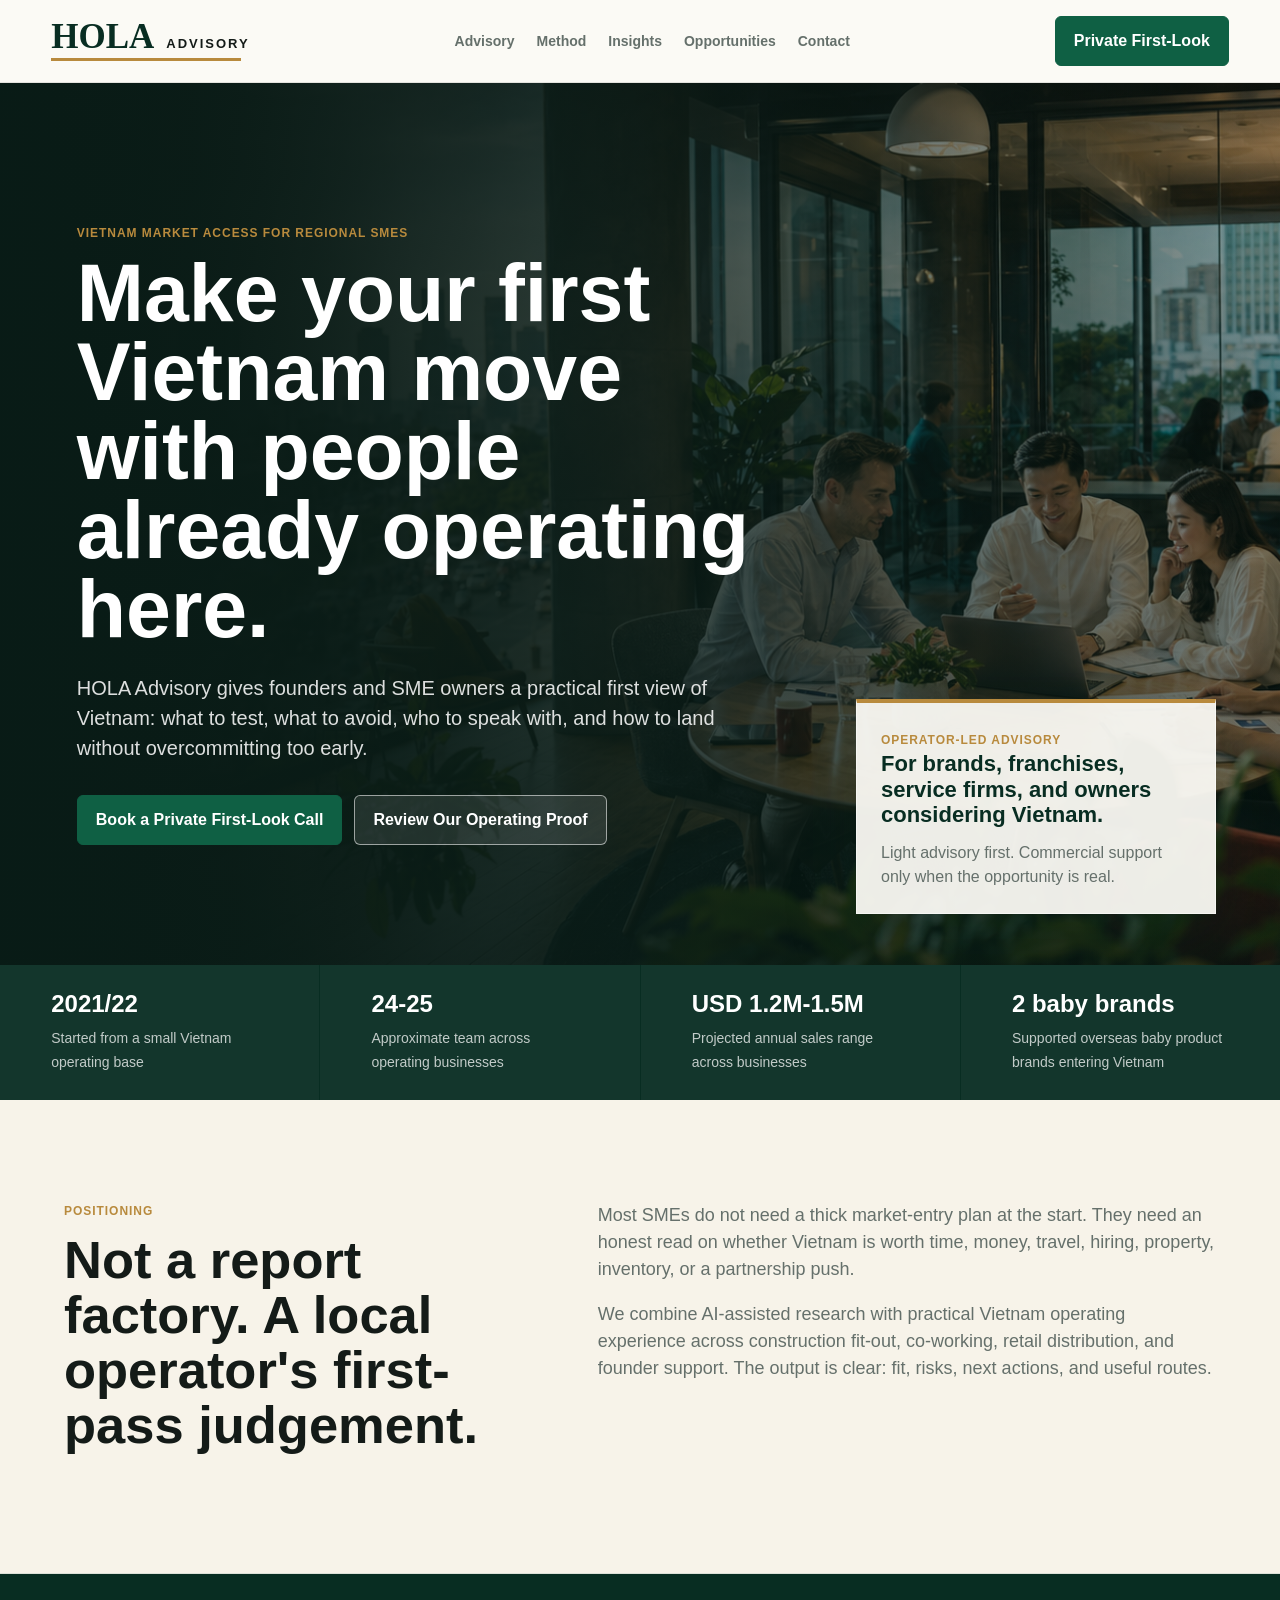
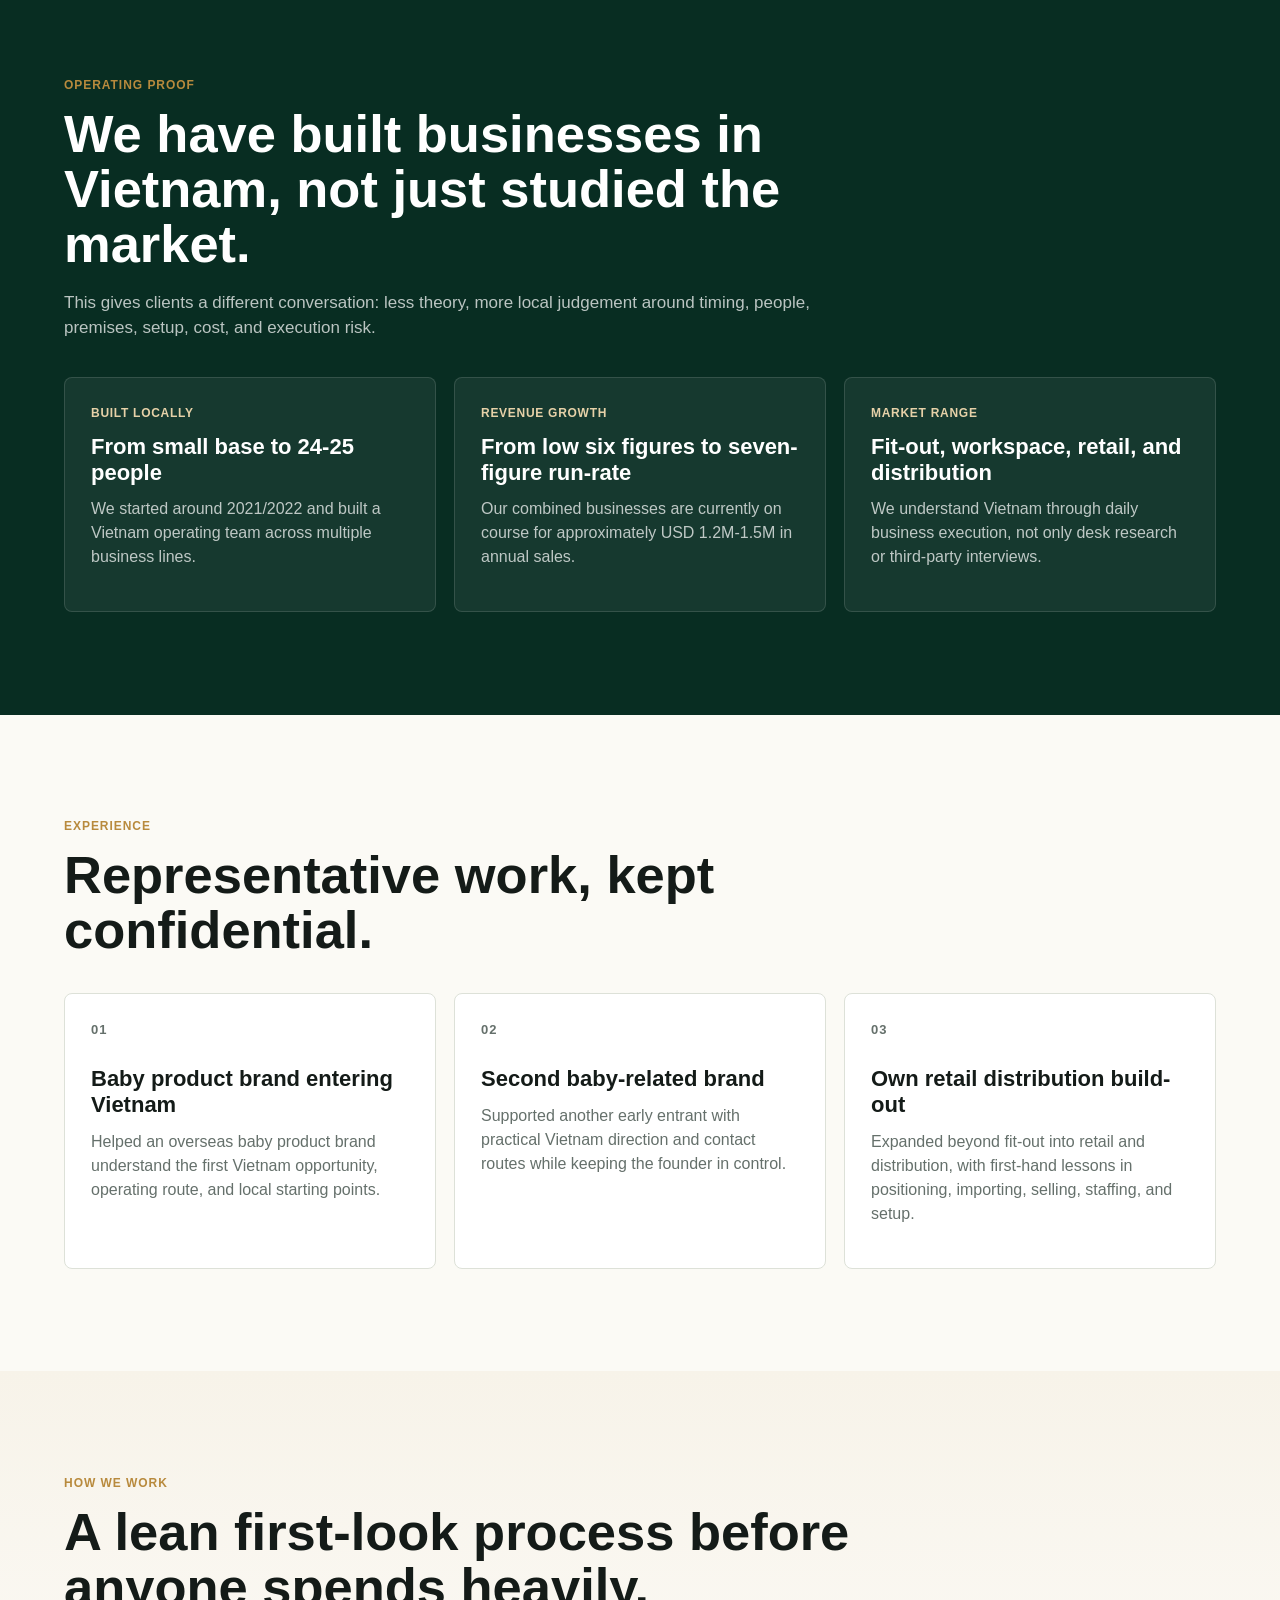
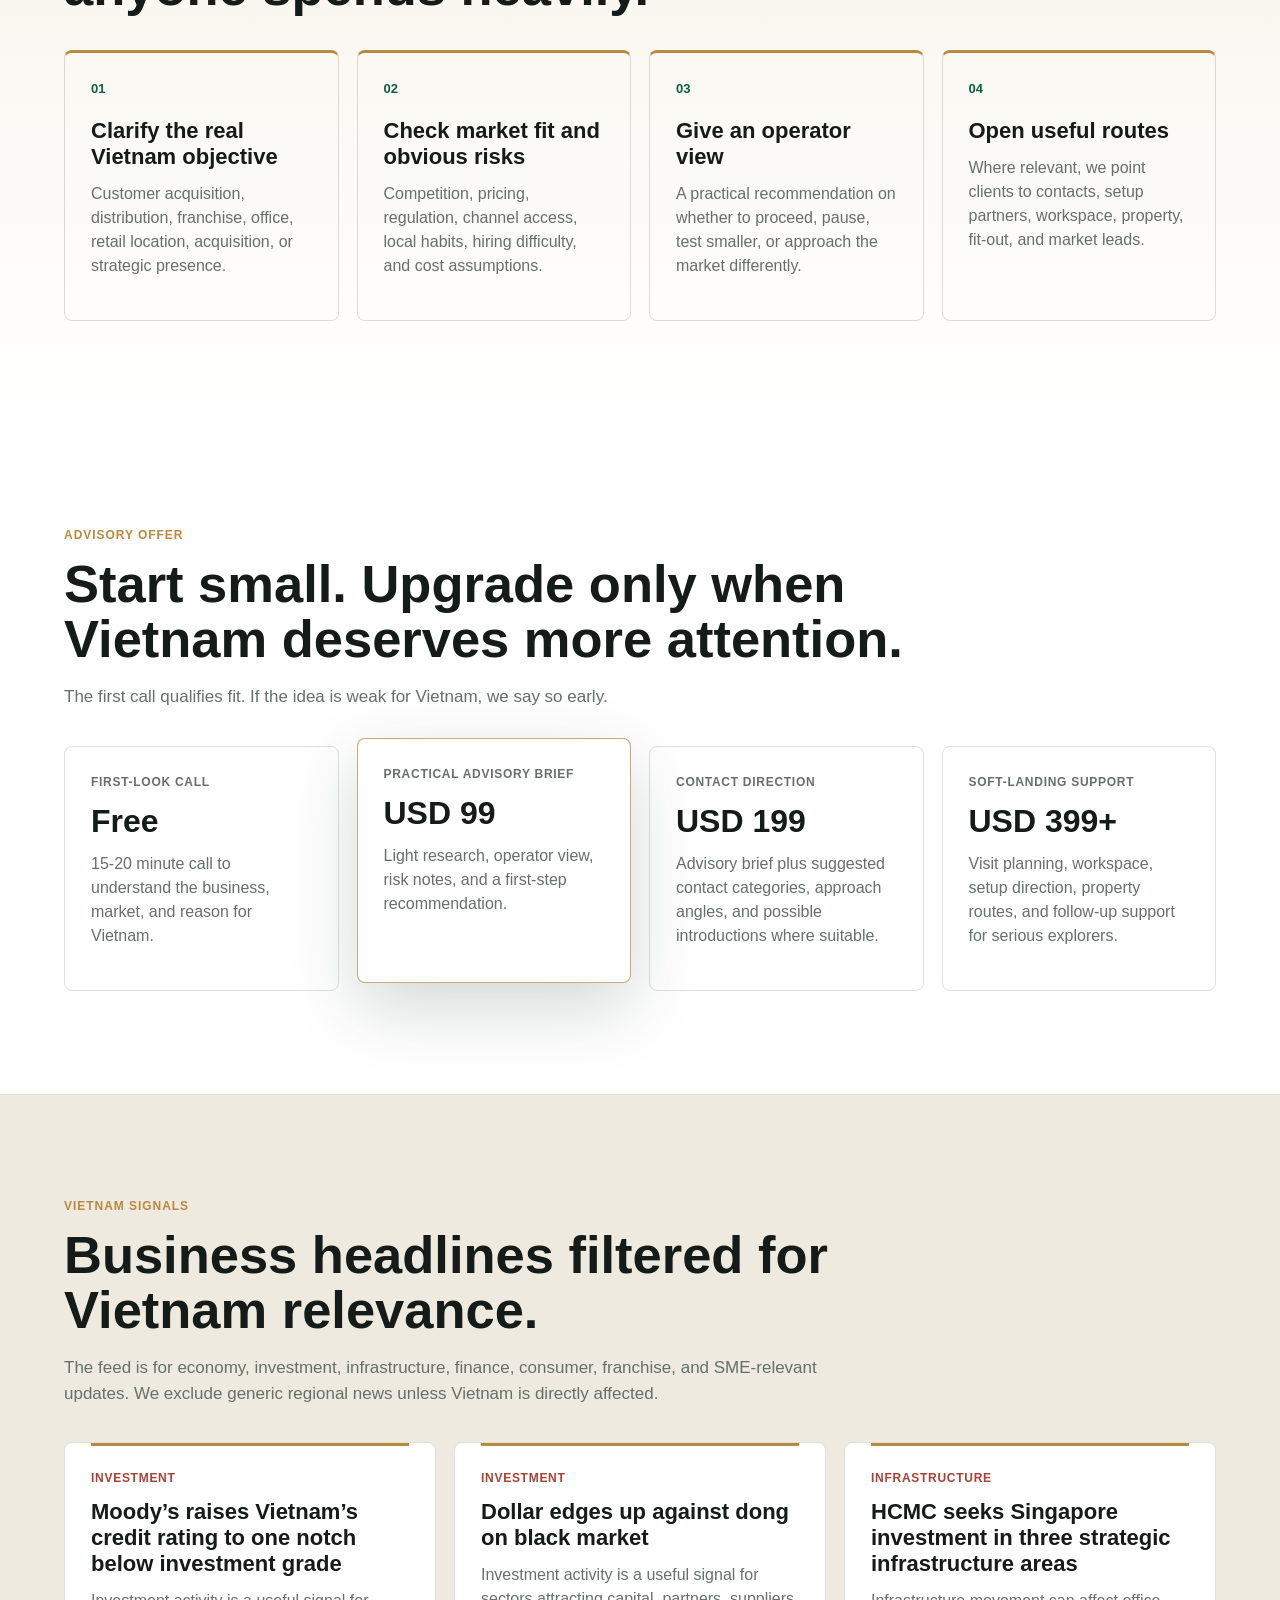
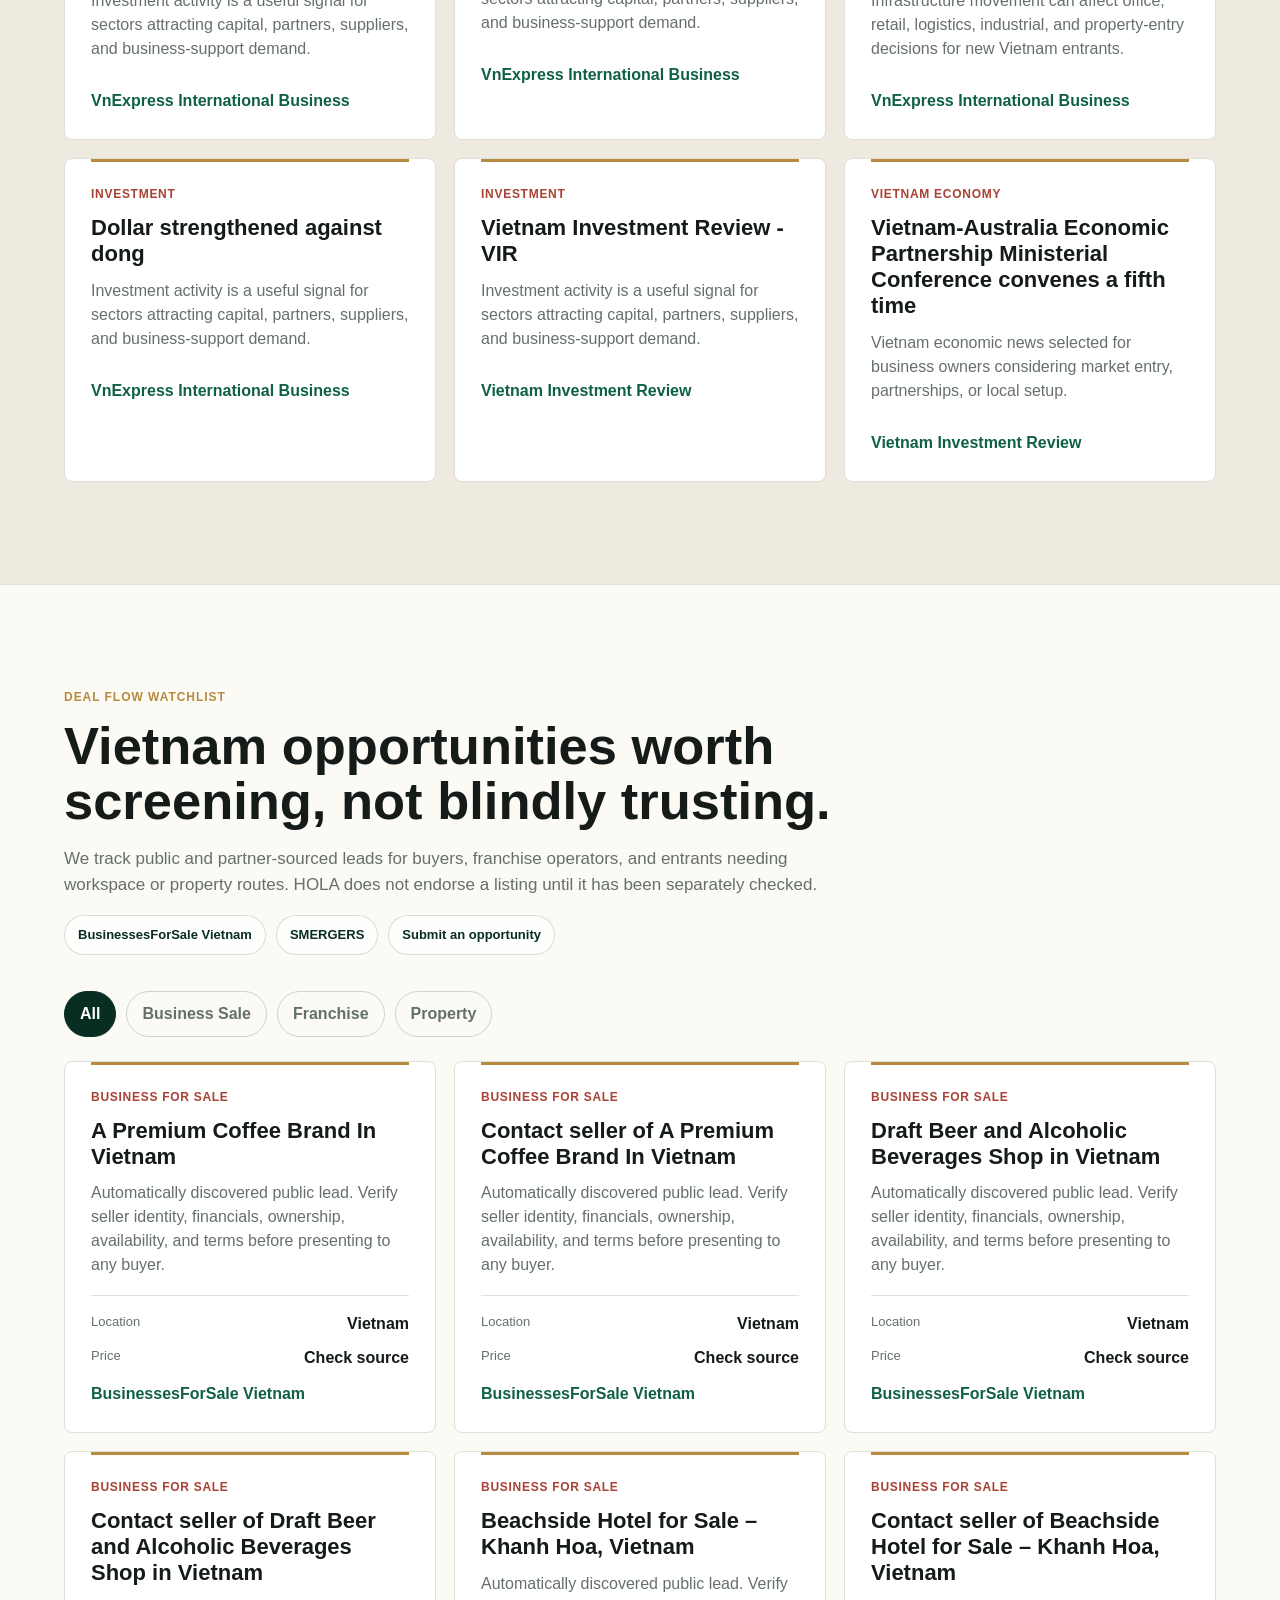
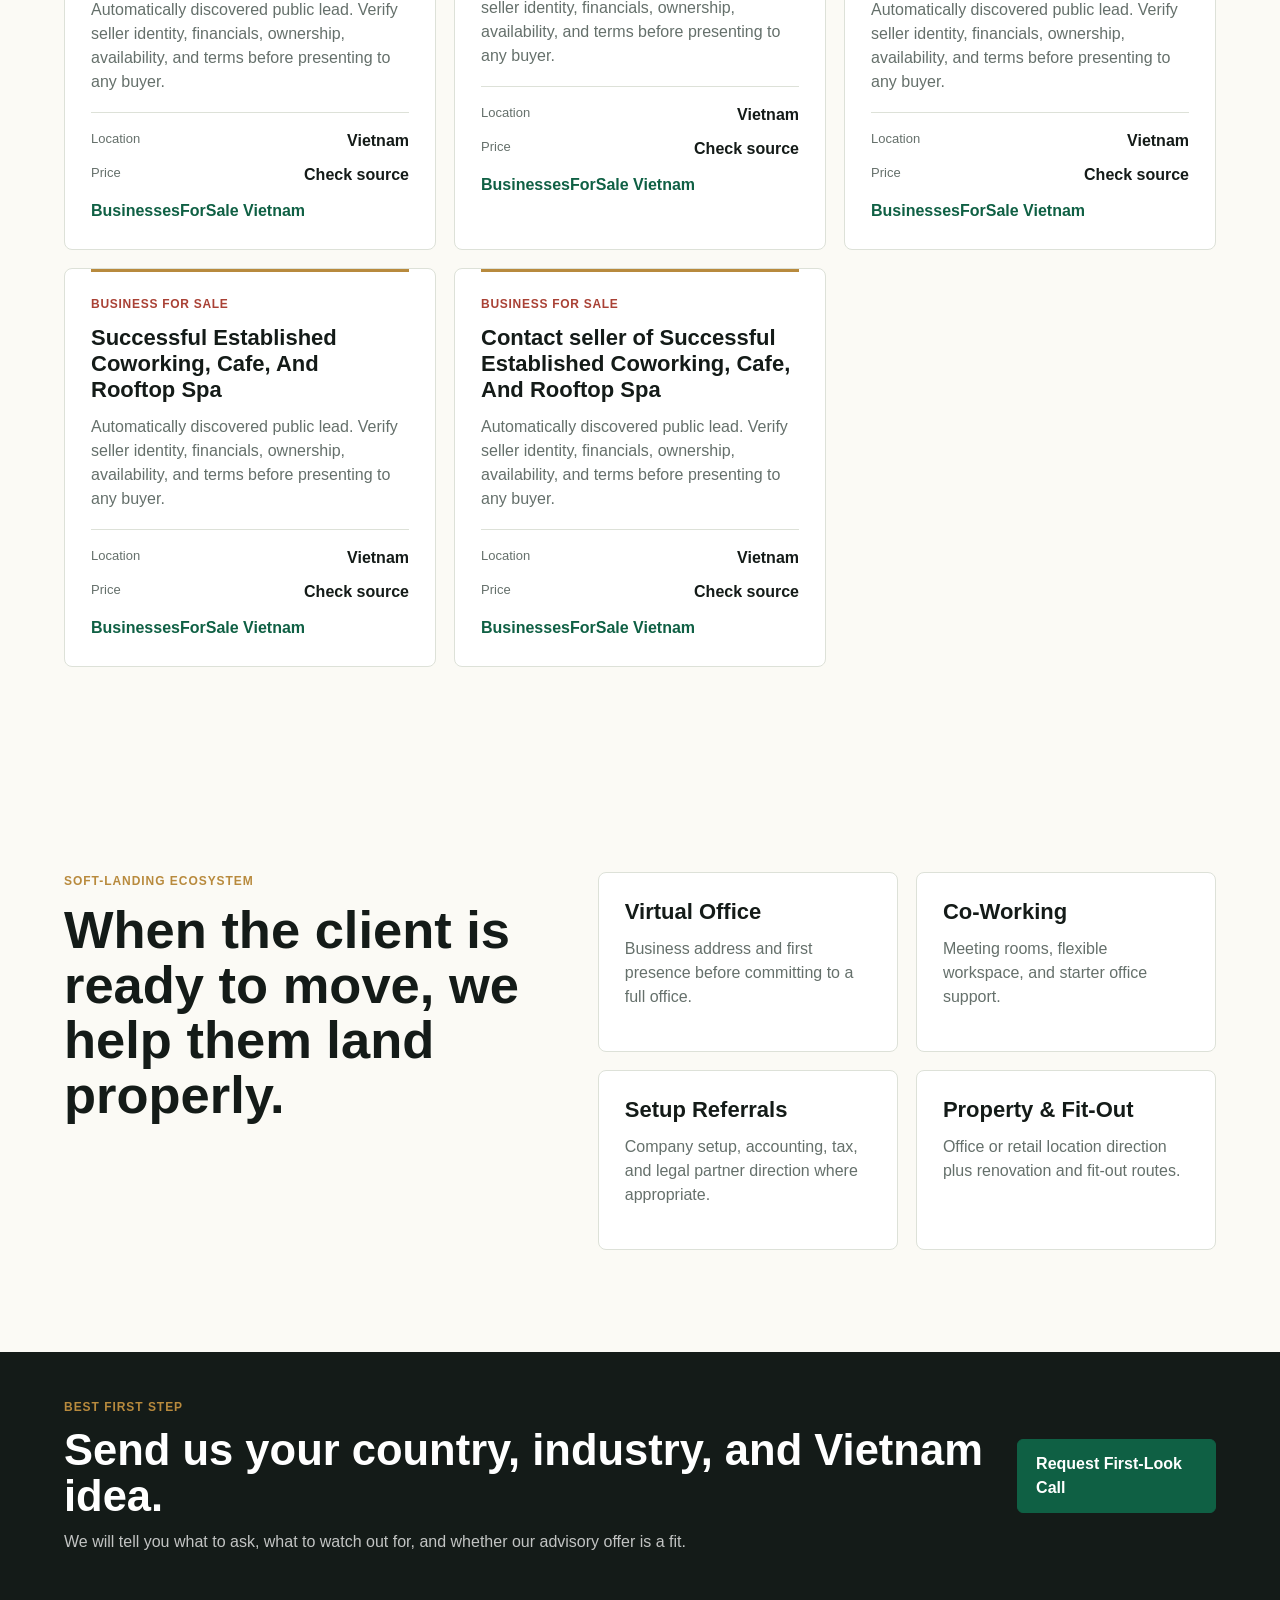
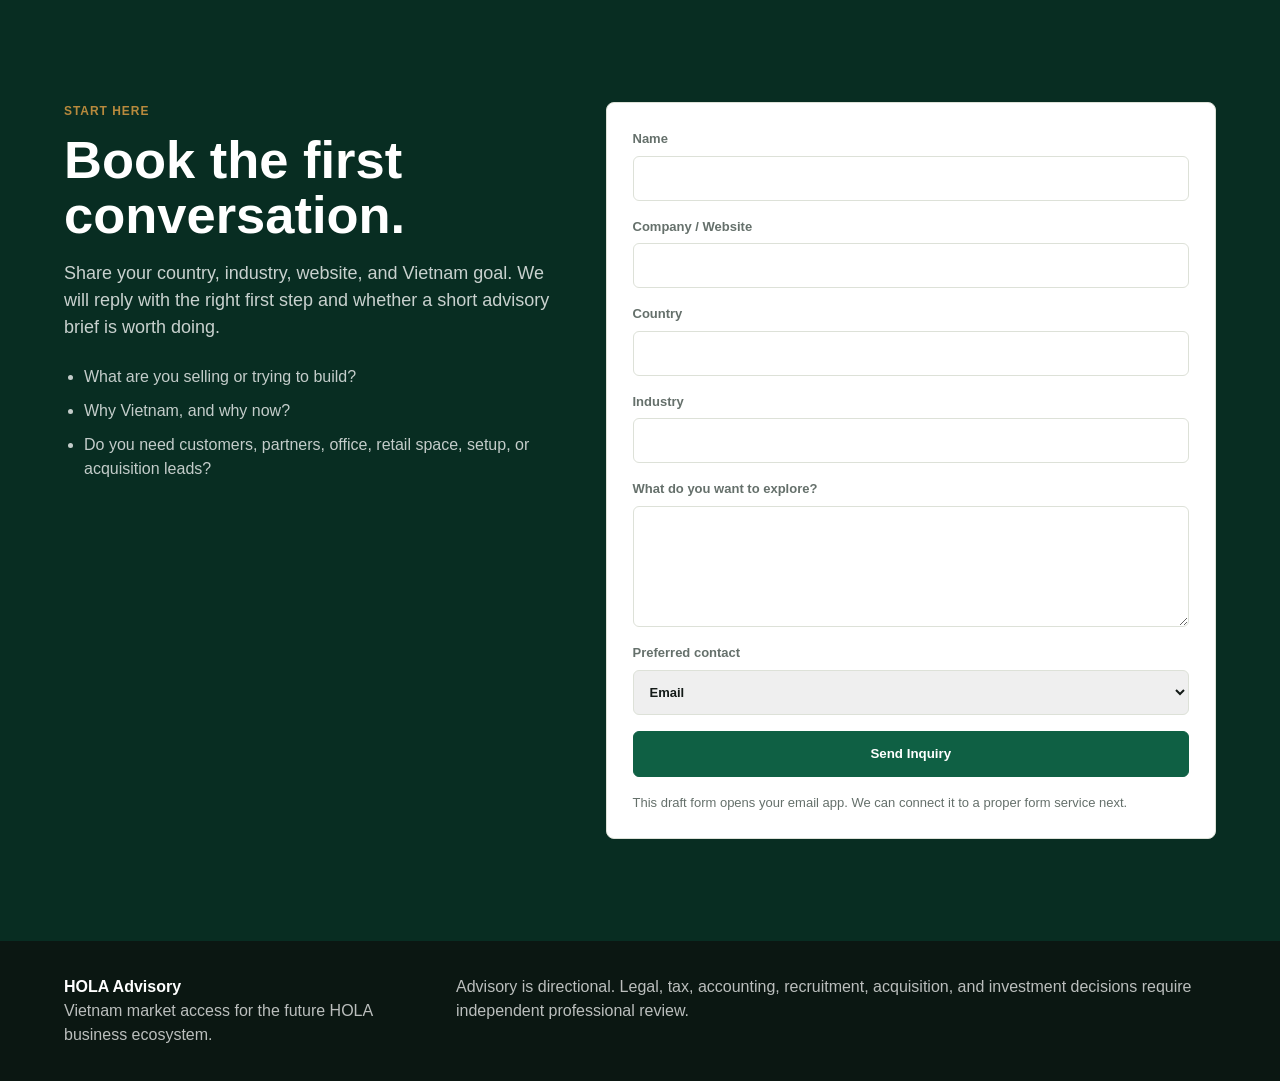
<file: index.html>
<!doctype html>
<html lang="en">
  <head>
    <!-- Google tag (gtag.js) -->
    <script async src="https://www.googletagmanager.com/gtag/js?id=G-RS0XVFQR84"></script>
    <script>
      window.dataLayer = window.dataLayer || [];
      function gtag(){dataLayer.push(arguments);}
      gtag('js', new Date());
      gtag('config', 'G-RS0XVFQR84');
    </script>
    <meta charset="utf-8" />
    <meta name="viewport" content="width=device-width, initial-scale=1" />
    <title>HOLA Advisory | Vietnam Market Access</title>
    <meta name="description" content="HOLA Advisory helps Singapore, Malaysia, Thailand, Philippines, and overseas SMEs explore Vietnam through operator-led market advisory, introductions, workspace, property, fit-out, and acquisition routes." />
    <link rel="stylesheet" href="styles.css" />
  </head>
  <body>
    <header class="site-header">
      <a class="brand" href="index.html" aria-label="HOLA Advisory home">
        <span class="brand-wordmark">
          <strong>HOLA</strong>
          <span>ADVISORY</span>
        </span>
      </a>
      <nav class="nav" aria-label="Primary navigation">
        <a href="#advisory">Advisory</a>
        <a href="#method">Method</a>
        <a href="#insights">Insights</a>
        <a href="#opportunities">Opportunities</a>
        <a href="#contact">Contact</a>
      </nav>
      <a class="header-cta" href="vietnam-first-look/">Private First-Look</a>
    </header>

    <main id="home">
      <section class="hero premium-hero">
        <img class="hero-image" src="assets/hero-vietnam-soft-landing.png" alt="Business owners discussing Vietnam expansion in a modern workspace" />
        <div class="hero-overlay"></div>
        <div class="hero-content">
          <p class="eyebrow">Vietnam market access for regional SMEs</p>
          <h1>Make your first Vietnam move with people already operating here.</h1>
          <p class="hero-copy">HOLA Advisory gives founders and SME owners a practical first view of Vietnam: what to test, what to avoid, who to speak with, and how to land without overcommitting too early.</p>
          <div class="hero-actions">
            <a class="button primary" href="vietnam-first-look/">Book a Private First-Look Call</a>
            <a class="button secondary" href="#track-record">Review Our Operating Proof</a>
          </div>
        </div>
        <aside class="hero-brief" aria-label="HOLA Advisory profile">
          <span>Operator-led advisory</span>
          <strong>For brands, franchises, service firms, and owners considering Vietnam.</strong>
          <p>Light advisory first. Commercial support only when the opportunity is real.</p>
        </aside>
      </section>

      <section class="proof-strip">
        <div><strong>2021/22</strong><span>Started from a small Vietnam operating base</span></div>
        <div><strong>24-25</strong><span>Approximate team across operating businesses</span></div>
        <div><strong>USD 1.2M-1.5M</strong><span>Projected annual sales range across businesses</span></div>
        <div><strong>2 baby brands</strong><span>Supported overseas baby product brands entering Vietnam</span></div>
      </section>

      <section class="section intro-panel">
        <div>
          <p class="eyebrow">Positioning</p>
          <h2>Not a report factory. A local operator's first-pass judgement.</h2>
        </div>
        <div class="text-block">
          <p>Most SMEs do not need a thick market-entry plan at the start. They need an honest read on whether Vietnam is worth time, money, travel, hiring, property, inventory, or a partnership push.</p>
          <p>We combine AI-assisted research with practical Vietnam operating experience across construction fit-out, co-working, retail distribution, and founder support. The output is clear: fit, risks, next actions, and useful routes.</p>
        </div>
      </section>

      <section class="section dark-section" id="track-record">
        <div class="section-heading">
          <p class="eyebrow">Operating Proof</p>
          <h2>We have built businesses in Vietnam, not just studied the market.</h2>
          <p class="section-note">This gives clients a different conversation: less theory, more local judgement around timing, people, premises, setup, cost, and execution risk.</p>
        </div>
        <div class="credibility-grid">
          <article>
            <span>Built Locally</span>
            <h3>From small base to 24-25 people</h3>
            <p>We started around 2021/2022 and built a Vietnam operating team across multiple business lines.</p>
          </article>
          <article>
            <span>Revenue Growth</span>
            <h3>From low six figures to seven-figure run-rate</h3>
            <p>Our combined businesses are currently on course for approximately USD 1.2M-1.5M in annual sales.</p>
          </article>
          <article>
            <span>Market Range</span>
            <h3>Fit-out, workspace, retail, and distribution</h3>
            <p>We understand Vietnam through daily business execution, not only desk research or third-party interviews.</p>
          </article>
        </div>
      </section>

      <section class="section case-section">
        <div class="section-heading">
          <p class="eyebrow">Experience</p>
          <h2>Representative work, kept confidential.</h2>
        </div>
        <div class="case-grid">
          <article>
            <p class="case-number">01</p>
            <h3>Baby product brand entering Vietnam</h3>
            <p>Helped an overseas baby product brand understand the first Vietnam opportunity, operating route, and local starting points.</p>
          </article>
          <article>
            <p class="case-number">02</p>
            <h3>Second baby-related brand</h3>
            <p>Supported another early entrant with practical Vietnam direction and contact routes while keeping the founder in control.</p>
          </article>
          <article>
            <p class="case-number">03</p>
            <h3>Own retail distribution build-out</h3>
            <p>Expanded beyond fit-out into retail and distribution, with first-hand lessons in positioning, importing, selling, staffing, and setup.</p>
          </article>
        </div>
      </section>

      <section class="section method-section" id="method">
        <div class="section-heading">
          <p class="eyebrow">How We Work</p>
          <h2>A lean first-look process before anyone spends heavily.</h2>
        </div>
        <div class="method-grid">
          <article><span>01</span><h3>Clarify the real Vietnam objective</h3><p>Customer acquisition, distribution, franchise, office, retail location, acquisition, or strategic presence.</p></article>
          <article><span>02</span><h3>Check market fit and obvious risks</h3><p>Competition, pricing, regulation, channel access, local habits, hiring difficulty, and cost assumptions.</p></article>
          <article><span>03</span><h3>Give an operator view</h3><p>A practical recommendation on whether to proceed, pause, test smaller, or approach the market differently.</p></article>
          <article><span>04</span><h3>Open useful routes</h3><p>Where relevant, we point clients to contacts, setup partners, workspace, property, fit-out, and market leads.</p></article>
        </div>
      </section>

      <section class="section advisory-section" id="advisory">
        <div class="section-heading">
          <p class="eyebrow">Advisory Offer</p>
          <h2>Start small. Upgrade only when Vietnam deserves more attention.</h2>
          <p class="section-note">The first call qualifies fit. If the idea is weak for Vietnam, we say so early.</p>
        </div>
        <div class="pricing-grid">
          <article class="price-card"><p class="price-label">First-Look Call</p><h3>Free</h3><p>15-20 minute call to understand the business, market, and reason for Vietnam.</p></article>
          <article class="price-card featured"><p class="price-label">Practical Advisory Brief</p><h3>USD 99</h3><p>Light research, operator view, risk notes, and a first-step recommendation.</p></article>
          <article class="price-card"><p class="price-label">Contact Direction</p><h3>USD 199</h3><p>Advisory brief plus suggested contact categories, approach angles, and possible introductions where suitable.</p></article>
          <article class="price-card"><p class="price-label">Soft-Landing Support</p><h3>USD 399+</h3><p>Visit planning, workspace, setup direction, property routes, and follow-up support for serious explorers.</p></article>
        </div>
      </section>

      <section class="section band" id="insights">
        <div class="section-heading">
          <p class="eyebrow">Vietnam Signals</p>
          <h2>Business headlines filtered for Vietnam relevance.</h2>
          <p class="section-note">The feed is for economy, investment, infrastructure, finance, consumer, franchise, and SME-relevant updates. We exclude generic regional news unless Vietnam is directly affected.</p>
        </div>
        <div class="insight-grid" id="insight-grid">
          <article><span>Loading</span><h3>Fetching latest Vietnam business signals</h3><p>The feed will show economy, infrastructure, property, investment, franchise, and SME-relevant updates.</p></article>
        </div>
      </section>

      <section class="section opportunity-section" id="opportunities">
        <div class="section-heading">
          <p class="eyebrow">Deal Flow Watchlist</p>
          <h2>Vietnam opportunities worth screening, not blindly trusting.</h2>
          <p class="section-note">We track public and partner-sourced leads for buyers, franchise operators, and entrants needing workspace or property routes. HOLA does not endorse a listing until it has been separately checked.</p>
          <div class="source-row">
            <a href="https://www.businessesforsale.com/search/businesses-for-sale-in-vietnam" target="_blank" rel="noopener">BusinessesForSale Vietnam</a>
            <a href="https://www.smergers.com/" target="_blank" rel="noopener">SMERGERS</a>
            <a href="#contact">Submit an opportunity</a>
          </div>
        </div>
        <div class="opportunity-tabs">
          <button class="tab active" data-filter="all" type="button">All</button>
          <button class="tab" data-filter="sale" type="button">Business Sale</button>
          <button class="tab" data-filter="franchise" type="button">Franchise</button>
          <button class="tab" data-filter="property" type="button">Property</button>
        </div>
        <div class="listing-grid" id="listing-grid">
          <article class="listing-card" data-type="sale"><span>Loading</span><h3>Fetching opportunity leads</h3><p>Business sale, franchise, and property leads will appear here after the feed loads.</p></article>
        </div>
      </section>

      <section class="section split" id="workspace">
        <div>
          <p class="eyebrow">Soft-Landing Ecosystem</p>
          <h2>When the client is ready to move, we help them land properly.</h2>
        </div>
        <div class="service-grid">
          <article><h3>Virtual Office</h3><p>Business address and first presence before committing to a full office.</p></article>
          <article><h3>Co-Working</h3><p>Meeting rooms, flexible workspace, and starter office support.</p></article>
          <article><h3>Setup Referrals</h3><p>Company setup, accounting, tax, and legal partner direction where appropriate.</p></article>
          <article><h3>Property & Fit-Out</h3><p>Office or retail location direction plus renovation and fit-out routes.</p></article>
        </div>
      </section>

      <section class="cta-band">
        <div>
          <p class="eyebrow">Best First Step</p>
          <h2>Send us your country, industry, and Vietnam idea.</h2>
          <p>We will tell you what to ask, what to watch out for, and whether our advisory offer is a fit.</p>
        </div>
        <a class="button primary" href="vietnam-first-look/">Request First-Look Call</a>
      </section>

      <section class="section contact-section" id="contact">
        <div class="contact-copy">
          <p class="eyebrow">Start Here</p>
          <h2>Book the first conversation.</h2>
          <p>Share your country, industry, website, and Vietnam goal. We will reply with the right first step and whether a short advisory brief is worth doing.</p>
          <ul class="contact-prompts">
            <li>What are you selling or trying to build?</li>
            <li>Why Vietnam, and why now?</li>
            <li>Do you need customers, partners, office, retail space, setup, or acquisition leads?</li>
          </ul>
        </div>
        <form class="contact-form" action="mailto:hello@holaadvisory.com" method="post" enctype="text/plain">
          <label>Name<input name="name" type="text" required /></label>
          <label>Company / Website<input name="company" type="text" required /></label>
          <label>Country<input name="country" type="text" required /></label>
          <label>Industry<input name="industry" type="text" required /></label>
          <label>What do you want to explore?<textarea name="goal" rows="5" required></textarea></label>
          <label>Preferred contact<select name="preferred_contact"><option>Email</option><option>WhatsApp</option><option>LinkedIn</option><option>Zalo</option></select></label>
          <button class="button primary" type="submit">Send Inquiry</button>
          <p class="form-note">This draft form opens your email app. We can connect it to a proper form service next.</p>
        </form>
      </section>
    </main>

    <footer class="site-footer">
      <div><strong>HOLA Advisory</strong><p>Vietnam market access for the future HOLA business ecosystem.</p></div>
      <p>Advisory is directional. Legal, tax, accounting, recruitment, acquisition, and investment decisions require independent professional review.</p>
    </footer>

    <script src="script.js"></script>
  </body>
</html>
</file>
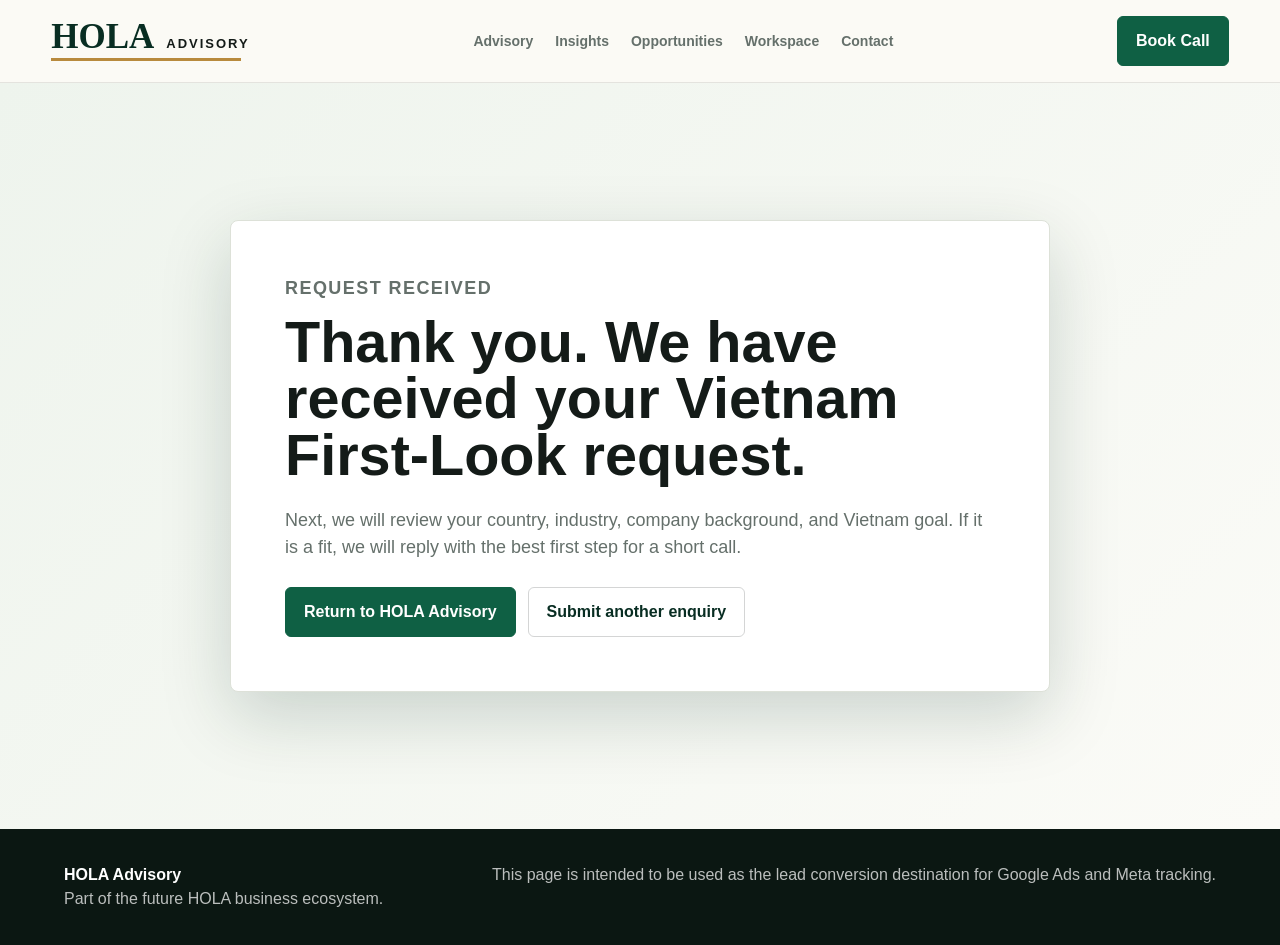
<file: thank-you/index.html>
<!doctype html>
<html lang="en">
  <head>
    <!-- Google tag (gtag.js) -->
    <script async src="https://www.googletagmanager.com/gtag/js?id=G-RS0XVFQR84"></script>
    <script>
      window.dataLayer = window.dataLayer || [];
      function gtag(){dataLayer.push(arguments);}
      gtag('js', new Date());
      gtag('config', 'G-RS0XVFQR84');
      gtag('event', 'generate_lead', {
        event_category: 'lead',
        event_label: 'vietnam_first_look'
      });
    </script>
    <meta charset="utf-8" />
    <meta name="viewport" content="width=device-width, initial-scale=1" />
    <title>Thank You | HOLA Advisory</title>
    <meta name="description" content="Thank you for requesting a Vietnam First-Look Call with HOLA Advisory." />
    <link rel="stylesheet" href="../styles.css" />
  </head>
  <body>
    <header class="site-header">
      <a class="brand" href="../index.html" aria-label="HOLA Advisory home">
        <span class="brand-wordmark">
          <strong>HOLA</strong>
          <span>ADVISORY</span>
        </span>
      </a>
      <nav class="nav" aria-label="Primary navigation">
        <a href="../index.html#advisory">Advisory</a>
        <a href="../index.html#insights">Insights</a>
        <a href="../index.html#opportunities">Opportunities</a>
        <a href="../index.html#workspace">Workspace</a>
        <a href="../index.html#contact">Contact</a>
      </nav>
      <a class="header-cta" href="../vietnam-first-look/">Book Call</a>
    </header>

    <main>
      <section class="thank-you-section">
        <div class="thank-you-card">
          <p class="eyebrow">Request Received</p>
          <h1>Thank you. We have received your Vietnam First-Look request.</h1>
          <p>Next, we will review your country, industry, company background, and Vietnam goal. If it is a fit, we will reply with the best first step for a short call.</p>
          <div class="thank-you-actions">
            <a class="button primary" href="../index.html">Return to HOLA Advisory</a>
            <a class="button outline" href="../vietnam-first-look/">Submit another enquiry</a>
          </div>
        </div>
      </section>
    </main>

    <footer class="site-footer">
      <div><strong>HOLA Advisory</strong><p>Part of the future HOLA business ecosystem.</p></div>
      <p>This page is intended to be used as the lead conversion destination for Google Ads and Meta tracking.</p>
    </footer>
  </body>
</html>
</file>
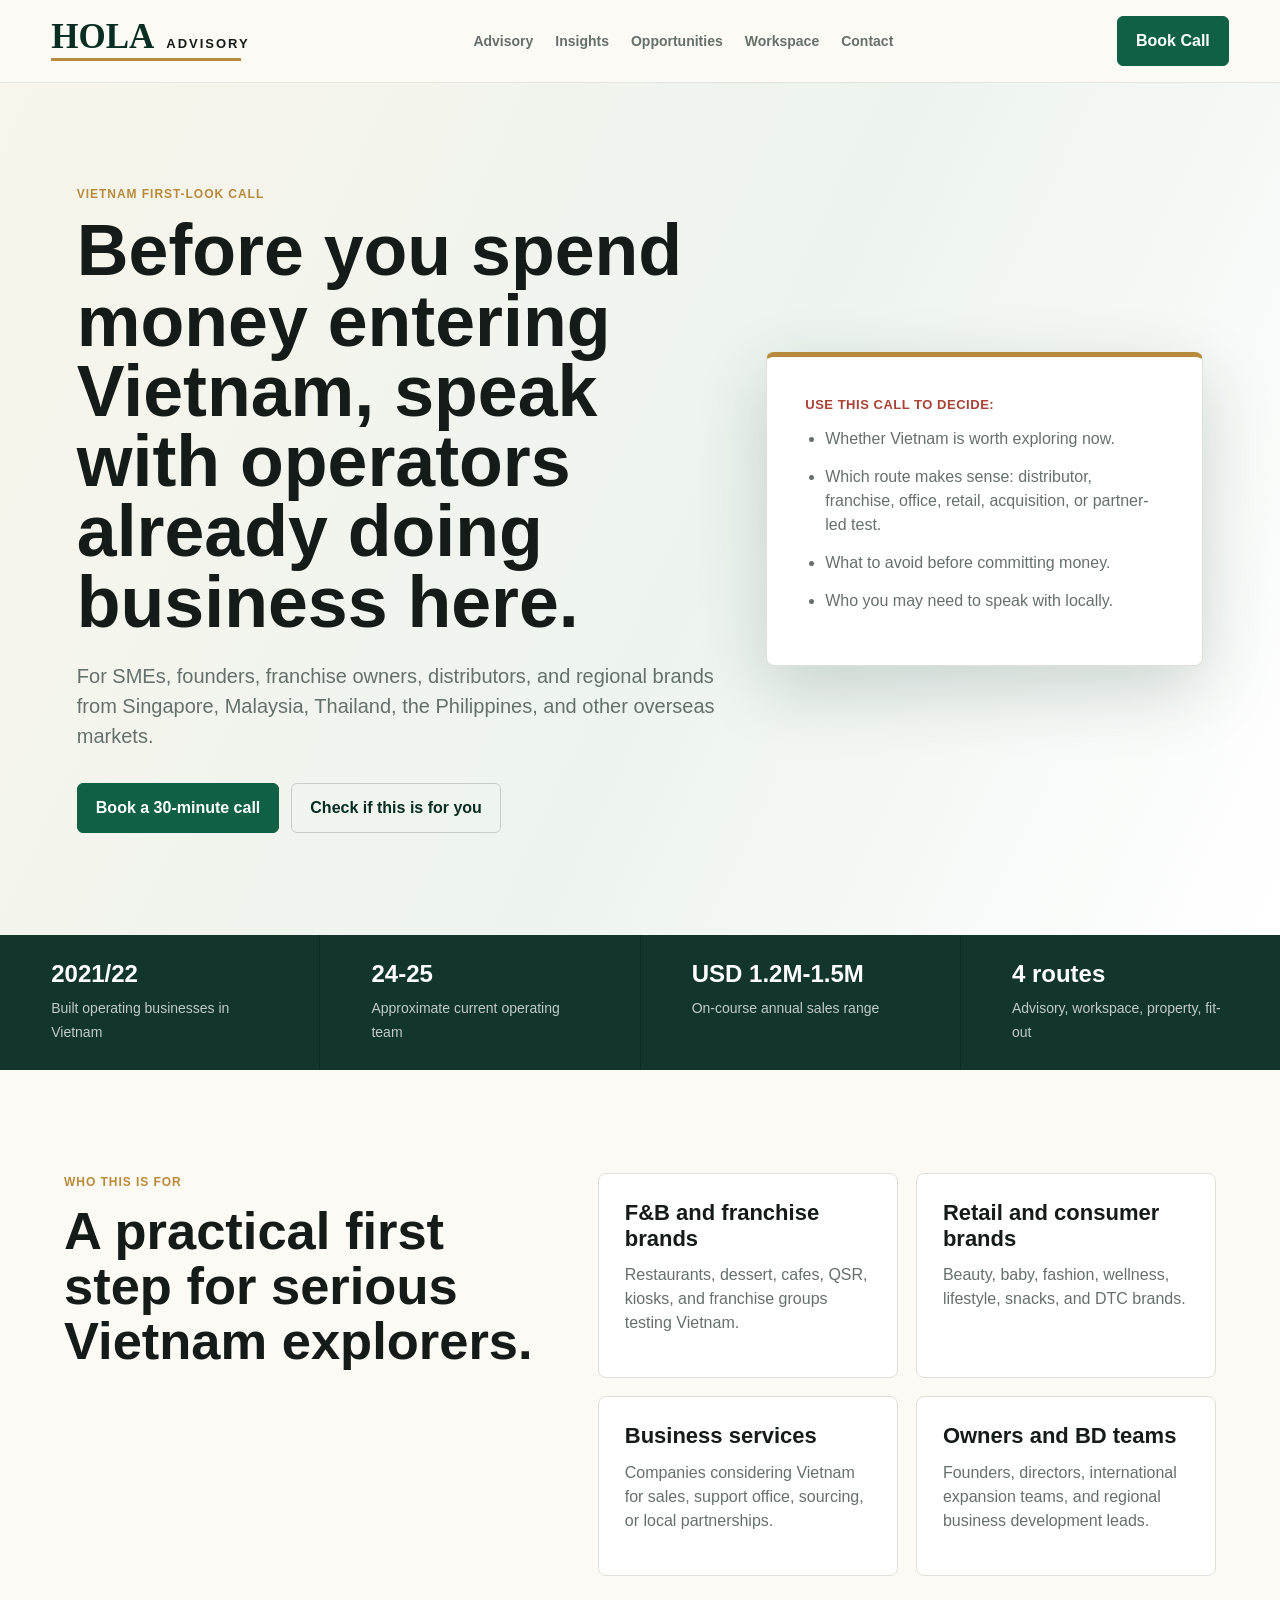
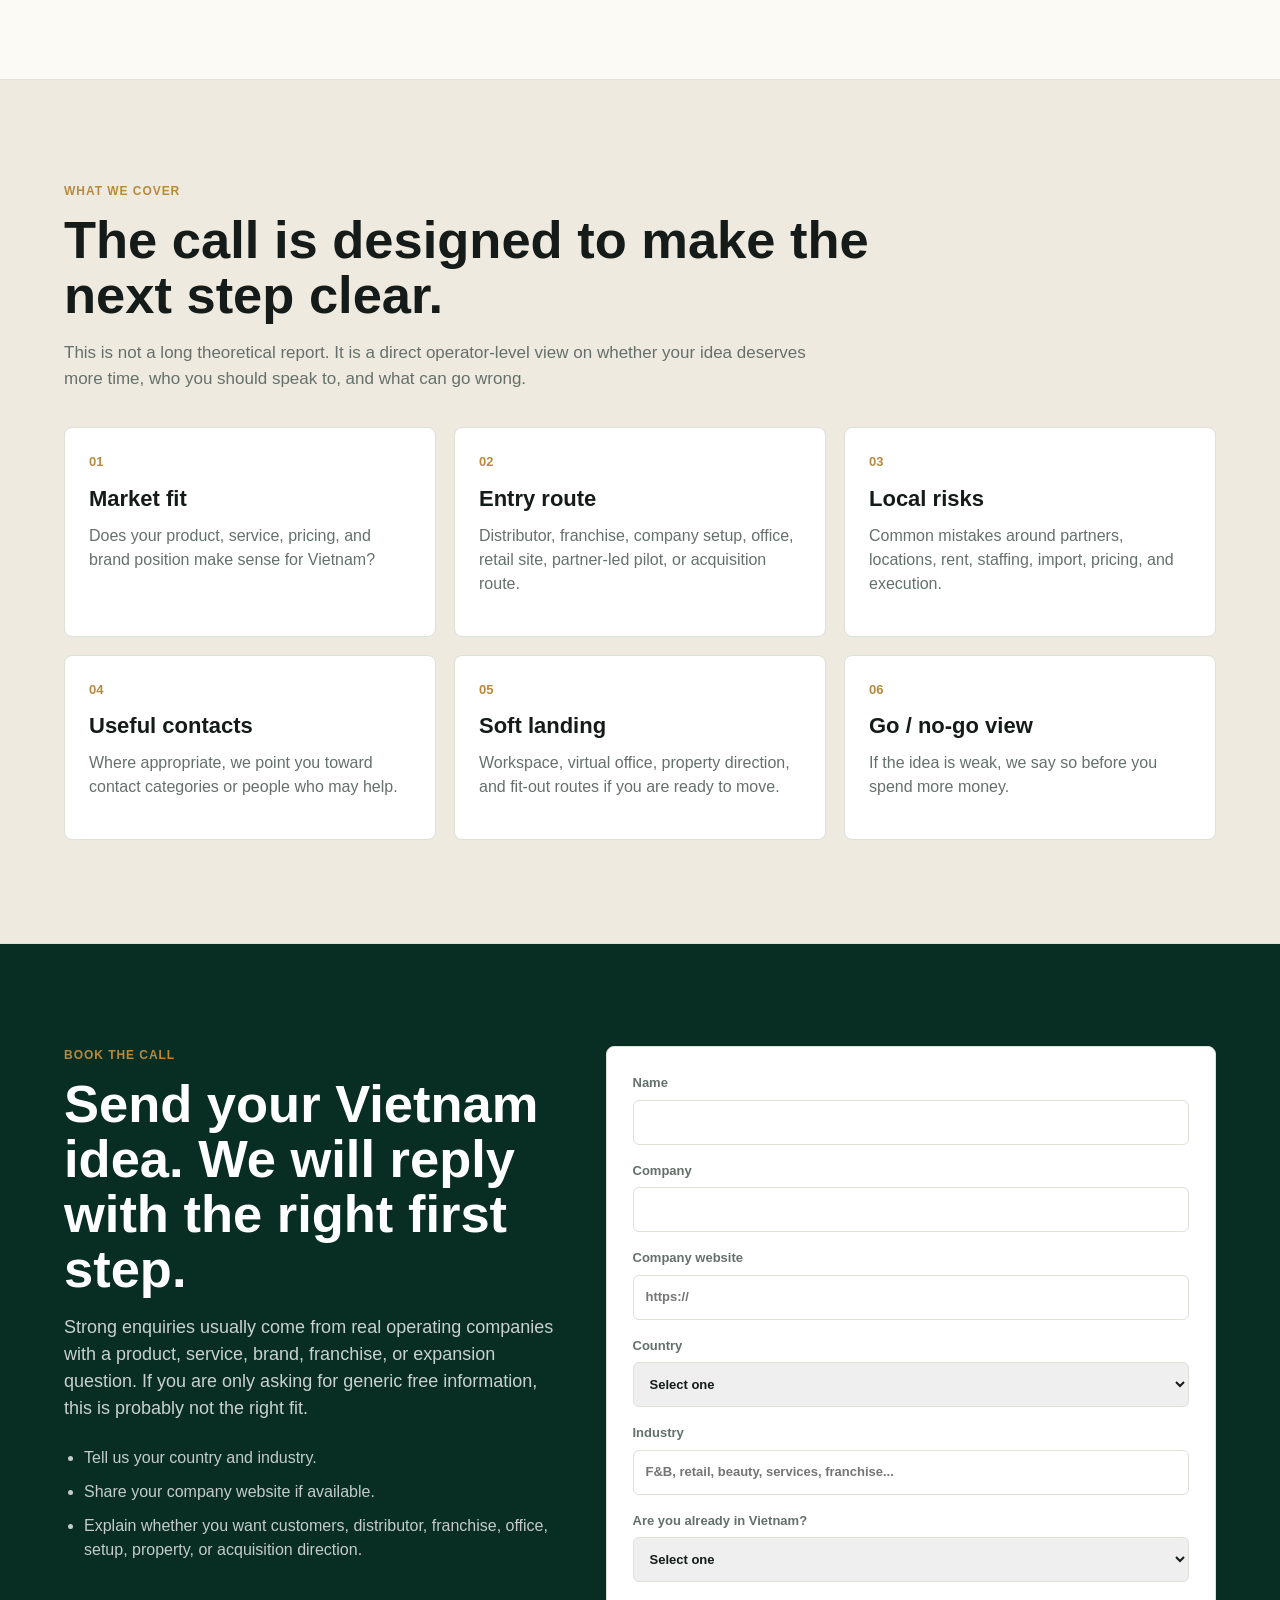
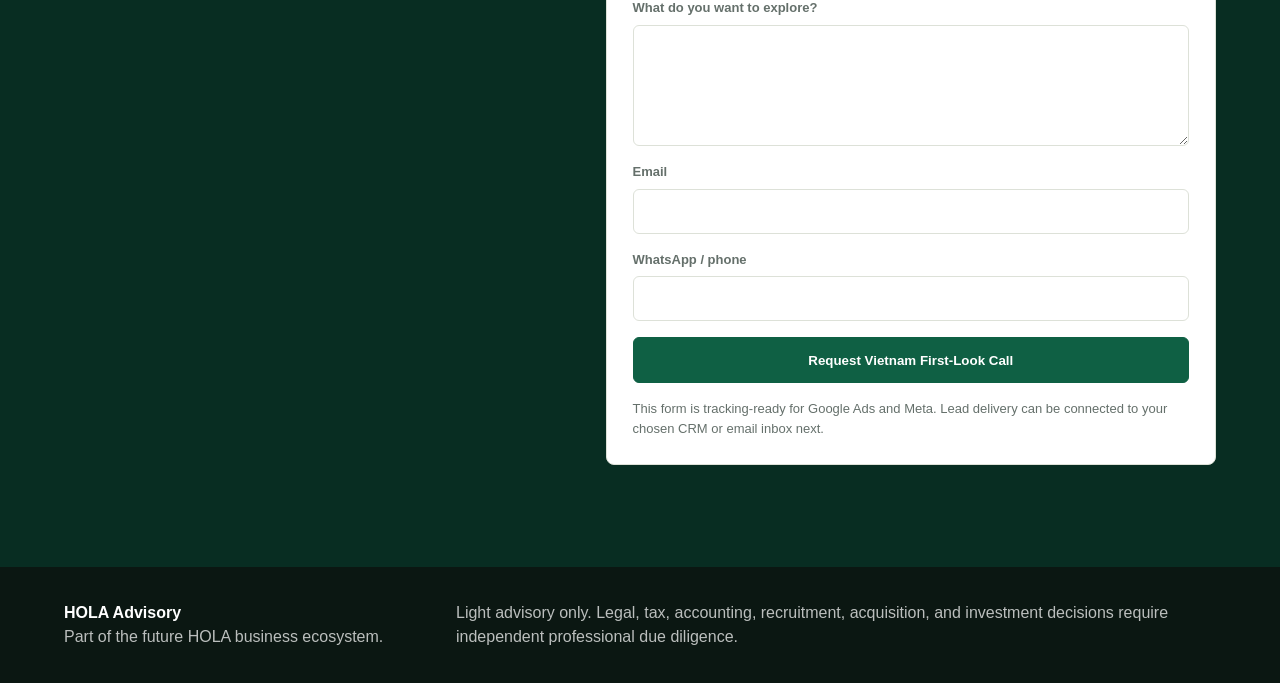
<file: vietnam-first-look/index.html>
<!doctype html>
<html lang="en">
  <head>
    <!-- Google tag (gtag.js) -->
    <script async src="https://www.googletagmanager.com/gtag/js?id=G-RS0XVFQR84"></script>
    <script>
      window.dataLayer = window.dataLayer || [];
      function gtag(){dataLayer.push(arguments);}
      gtag('js', new Date());
      gtag('config', 'G-RS0XVFQR84');
    </script>
    <meta charset="utf-8" />
    <meta name="viewport" content="width=device-width, initial-scale=1" />
    <title>Vietnam First-Look Call | HOLA Advisory</title>
    <meta name="description" content="Book a Vietnam First-Look Call with HOLA Advisory before spending on market entry, distributors, franchise partners, office setup, retail locations, or fit-out." />
    <link rel="stylesheet" href="../styles.css" />
  </head>
  <body>
    <header class="site-header">
      <a class="brand" href="../index.html" aria-label="HOLA Advisory home">
        <span class="brand-wordmark">
          <strong>HOLA</strong>
          <span>ADVISORY</span>
        </span>
      </a>
      <nav class="nav" aria-label="Primary navigation">
        <a href="../index.html#advisory">Advisory</a>
        <a href="../index.html#insights">Insights</a>
        <a href="../index.html#opportunities">Opportunities</a>
        <a href="../index.html#workspace">Workspace</a>
        <a href="../index.html#contact">Contact</a>
      </nav>
      <a class="header-cta" href="#lead-form">Book Call</a>
    </header>

    <main>
      <section class="landing-hero">
        <div class="landing-copy">
          <p class="eyebrow">Vietnam First-Look Call</p>
          <h1>Before you spend money entering Vietnam, speak with operators already doing business here.</h1>
          <p class="hero-copy">For SMEs, founders, franchise owners, distributors, and regional brands from Singapore, Malaysia, Thailand, the Philippines, and other overseas markets.</p>
          <div class="hero-actions">
            <a class="button primary" href="#lead-form">Book a 30-minute call</a>
            <a class="button dark-secondary" href="#fit">Check if this is for you</a>
          </div>
        </div>
        <aside class="landing-panel">
          <p class="panel-label">Use this call to decide:</p>
          <ul>
            <li>Whether Vietnam is worth exploring now.</li>
            <li>Which route makes sense: distributor, franchise, office, retail, acquisition, or partner-led test.</li>
            <li>What to avoid before committing money.</li>
            <li>Who you may need to speak with locally.</li>
          </ul>
        </aside>
      </section>

      <section class="proof-strip">
        <div><strong>2021/22</strong><span>Built operating businesses in Vietnam</span></div>
        <div><strong>24-25</strong><span>Approximate current operating team</span></div>
        <div><strong>USD 1.2M-1.5M</strong><span>On-course annual sales range</span></div>
        <div><strong>4 routes</strong><span>Advisory, workspace, property, fit-out</span></div>
      </section>

      <section class="section split" id="fit">
        <div>
          <p class="eyebrow">Who This Is For</p>
          <h2>A practical first step for serious Vietnam explorers.</h2>
        </div>
        <div class="service-grid compact">
          <article><h3>F&B and franchise brands</h3><p>Restaurants, dessert, cafes, QSR, kiosks, and franchise groups testing Vietnam.</p></article>
          <article><h3>Retail and consumer brands</h3><p>Beauty, baby, fashion, wellness, lifestyle, snacks, and DTC brands.</p></article>
          <article><h3>Business services</h3><p>Companies considering Vietnam for sales, support office, sourcing, or local partnerships.</p></article>
          <article><h3>Owners and BD teams</h3><p>Founders, directors, international expansion teams, and regional business development leads.</p></article>
        </div>
      </section>

      <section class="section band">
        <div class="section-heading">
          <p class="eyebrow">What We Cover</p>
          <h2>The call is designed to make the next step clear.</h2>
          <p class="section-note">This is not a long theoretical report. It is a direct operator-level view on whether your idea deserves more time, who you should speak to, and what can go wrong.</p>
        </div>
        <div class="landing-grid">
          <article><span>01</span><h3>Market fit</h3><p>Does your product, service, pricing, and brand position make sense for Vietnam?</p></article>
          <article><span>02</span><h3>Entry route</h3><p>Distributor, franchise, company setup, office, retail site, partner-led pilot, or acquisition route.</p></article>
          <article><span>03</span><h3>Local risks</h3><p>Common mistakes around partners, locations, rent, staffing, import, pricing, and execution.</p></article>
          <article><span>04</span><h3>Useful contacts</h3><p>Where appropriate, we point you toward contact categories or people who may help.</p></article>
          <article><span>05</span><h3>Soft landing</h3><p>Workspace, virtual office, property direction, and fit-out routes if you are ready to move.</p></article>
          <article><span>06</span><h3>Go / no-go view</h3><p>If the idea is weak, we say so before you spend more money.</p></article>
        </div>
      </section>

      <section class="section contact-section landing-contact" id="lead-form">
        <div class="contact-copy">
          <p class="eyebrow">Book The Call</p>
          <h2>Send your Vietnam idea. We will reply with the right first step.</h2>
          <p>Strong enquiries usually come from real operating companies with a product, service, brand, franchise, or expansion question. If you are only asking for generic free information, this is probably not the right fit.</p>
          <ul class="contact-prompts">
            <li>Tell us your country and industry.</li>
            <li>Share your company website if available.</li>
            <li>Explain whether you want customers, distributor, franchise, office, setup, property, or acquisition direction.</li>
          </ul>
        </div>
        <form class="contact-form conversion-form" action="../thank-you/" method="get">
          <label>Name<input name="name" type="text" required /></label>
          <label>Company<input name="company" type="text" required /></label>
          <label>Company website<input name="website" type="url" placeholder="https://" /></label>
          <label>Country<select name="country" required><option value="">Select one</option><option>Singapore</option><option>Malaysia</option><option>Thailand</option><option>Philippines</option><option>Other</option></select></label>
          <label>Industry<input name="industry" type="text" placeholder="F&B, retail, beauty, services, franchise..." required /></label>
          <label>Are you already in Vietnam?<select name="vietnam_status" required><option value="">Select one</option><option>No, exploring for the first time</option><option>Yes, but only through distributor/import</option><option>Yes, but underdeveloped</option><option>Previously entered and exited</option></select></label>
          <label>What do you want to explore?<textarea name="goal" rows="5" required></textarea></label>
          <label>Email<input name="email" type="email" required /></label>
          <label>WhatsApp / phone<input name="phone" type="text" /></label>
          <button class="button primary" type="submit">Request Vietnam First-Look Call</button>
          <p class="form-note">This form is tracking-ready for Google Ads and Meta. Lead delivery can be connected to your chosen CRM or email inbox next.</p>
        </form>
      </section>
    </main>

    <footer class="site-footer">
      <div><strong>HOLA Advisory</strong><p>Part of the future HOLA business ecosystem.</p></div>
      <p>Light advisory only. Legal, tax, accounting, recruitment, acquisition, and investment decisions require independent professional due diligence.</p>
    </footer>
  </body>
</html>
</file>
<file: styles.css>
:root {
  --ink: #141b18;
  --muted: #65706b;
  --line: #dde1d8;
  --paper: #f7f3e9;
  --paper-2: #fbfaf5;
  --soft: #ebe7da;
  --green: #0f6044;
  --green-dark: #082d22;
  --red: #a94135;
  --gold: #b88a3d;
  --gold-soft: #e6d1a8;
  --white: #fff;
  --shadow: 0 24px 70px rgba(8, 45, 34, 0.18);
}

* { box-sizing: border-box; }
html { scroll-behavior: smooth; }
body {
  margin: 0;
  background: var(--paper-2);
  color: var(--ink);
  font-family: Aptos, "Segoe UI Variable Text", "Segoe UI", Arial, sans-serif;
  line-height: 1.5;
}
a { color: inherit; text-decoration: none; }

.site-header {
  align-items: center;
  background: rgba(251, 250, 245, 0.96);
  border-bottom: 1px solid rgba(20, 27, 24, 0.1);
  display: flex;
  gap: 24px;
  justify-content: space-between;
  left: 0;
  padding: 16px clamp(18px, 4vw, 62px);
  position: sticky;
  right: 0;
  top: 0;
  z-index: 20;
}
.brand { align-items: center; display: flex; min-width: max-content; }
.brand-wordmark {
  align-items: baseline;
  display: inline-flex;
  gap: 12px;
  line-height: 1;
  padding-bottom: 9px;
  position: relative;
}
.brand-wordmark::after {
  background: var(--gold);
  bottom: 0;
  content: "";
  height: 3px;
  left: 0;
  position: absolute;
  width: 190px;
}
.brand-wordmark strong {
  color: var(--green-dark);
  font-family: Georgia, "Times New Roman", serif;
  font-size: 35px;
  font-weight: 700;
  letter-spacing: 0;
  line-height: .9;
}
.brand-wordmark span {
  color: var(--ink);
  font-size: 13px;
  font-weight: 850;
  letter-spacing: 2px;
  text-transform: uppercase;
}
.nav { display: flex; gap: 22px; justify-content: center; }
.nav a {
  color: var(--muted);
  font-size: 14px;
  font-weight: 750;
}
.nav a:hover { color: var(--green-dark); }
.header-cta,
.button {
  align-items: center;
  border-radius: 6px;
  display: inline-flex;
  font-weight: 800;
  justify-content: center;
  min-height: 46px;
  padding: 12px 18px;
}
.header-cta,
.button.primary {
  background: var(--green);
  border: 1px solid var(--green);
  color: var(--white);
}
.button.primary:hover { background: var(--green-dark); border-color: var(--green-dark); }
.button.secondary {
  background: rgba(255, 255, 255, .1);
  border: 1px solid rgba(255, 255, 255, .55);
  color: var(--white);
}
.button.dark-secondary,
.button.outline {
  background: transparent;
  border: 1px solid rgba(20, 27, 24, .18);
  color: var(--green-dark);
}

.hero {
  min-height: 88vh;
  overflow: hidden;
  position: relative;
}
.hero-image {
  height: 100%;
  left: 0;
  object-fit: cover;
  position: absolute;
  top: 0;
  width: 100%;
}
.hero-overlay {
  background:
    linear-gradient(90deg, rgba(8, 27, 22, .96), rgba(8, 27, 22, .78) 43%, rgba(8, 27, 22, .18)),
    linear-gradient(180deg, rgba(8, 27, 22, .16), rgba(8, 27, 22, .55));
  inset: 0;
  position: absolute;
}
.hero-content {
  color: var(--white);
  max-width: 850px;
  padding: clamp(92px, 11vw, 150px) clamp(22px, 6vw, 78px) 120px;
  position: relative;
  z-index: 1;
}
.hero-brief {
  background: rgba(251, 250, 245, .94);
  border: 1px solid rgba(255, 255, 255, .5);
  border-top: 4px solid var(--gold);
  bottom: clamp(26px, 4vw, 58px);
  box-shadow: var(--shadow);
  max-width: 360px;
  padding: 24px;
  position: absolute;
  right: clamp(20px, 5vw, 72px);
  z-index: 2;
}
.hero-brief span,
.eyebrow {
  color: var(--gold);
  font-size: 12px;
  font-weight: 850;
  letter-spacing: .08em;
  margin: 0 0 12px;
  text-transform: uppercase;
}
.hero-brief strong {
  color: var(--green-dark);
  display: block;
  font-family: "Segoe UI Variable Display", Aptos, "Segoe UI", Arial, sans-serif;
  font-size: 22px;
  line-height: 1.14;
  margin-bottom: 14px;
}
.hero-brief p { color: var(--muted); margin: 0; }
h1,h2,h3,p { margin-top: 0; }
h1,h2,h3 {
  font-family: "Segoe UI Variable Display", Aptos, "Segoe UI", Arial, sans-serif;
  font-weight: 680;
}
h1 {
  font-size: clamp(44px, 6.3vw, 82px);
  line-height: .98;
  margin-bottom: 24px;
  max-width: 780px;
}
h2 {
  font-size: clamp(31px, 4.1vw, 54px);
  line-height: 1.05;
  margin-bottom: 18px;
}
h3 {
  font-size: 22px;
  line-height: 1.18;
  margin-bottom: 12px;
}
.hero-copy {
  color: rgba(255,255,255,.86);
  font-size: 20px;
  max-width: 690px;
}
.hero-actions { display: flex; flex-wrap: wrap; gap: 12px; margin-top: 32px; }

.proof-strip {
  background: var(--green-dark);
  color: var(--white);
  display: grid;
  gap: 1px;
  grid-template-columns: repeat(4, 1fr);
}
.proof-strip div {
  background: rgba(255,255,255,.045);
  min-height: 126px;
  padding: 26px clamp(20px, 4vw, 56px);
}
.proof-strip strong { display: block; font-size: 24px; line-height: 1.12; margin-bottom: 8px; }
.proof-strip span { color: rgba(255,255,255,.74); font-size: 14px; }

.section { padding: clamp(62px, 8vw, 104px) clamp(20px, 5vw, 76px); }
.intro-panel,
.split {
  display: grid;
  gap: 48px;
  grid-template-columns: minmax(260px, .88fr) minmax(300px, 1.12fr);
}
.intro-panel {
  background: var(--paper);
  border-bottom: 1px solid var(--line);
}
.text-block { color: var(--muted); font-size: 18px; }
.text-block p:last-child { margin-bottom: 0; }
.section-heading { max-width: 900px; margin-bottom: 36px; }
.section-note { color: var(--muted); font-size: 17px; max-width: 780px; }

.dark-section {
  background: var(--green-dark);
  color: var(--white);
}
.dark-section .section-note { color: rgba(255,255,255,.72); }
.credibility-grid,
.case-grid,
.method-grid,
.pricing-grid,
.insight-grid,
.listing-grid {
  display: grid;
  gap: 18px;
  grid-template-columns: repeat(3, minmax(0, 1fr));
}
.pricing-grid { grid-template-columns: repeat(4, minmax(0, 1fr)); }
.credibility-grid article,
.case-grid article,
.method-grid article,
.price-card,
.insight-grid article,
.listing-card,
.service-grid article,
.contact-form {
  background: var(--white);
  border: 1px solid var(--line);
  border-radius: 8px;
  padding: 26px;
}
.dark-section .credibility-grid article {
  background: rgba(255,255,255,.06);
  border-color: rgba(255,255,255,.13);
}
.credibility-grid span,
.price-label,
.listing-card span,
.insight-grid span {
  color: var(--red);
  display: block;
  font-size: 12px;
  font-weight: 850;
  letter-spacing: .06em;
  margin-bottom: 12px;
  text-transform: uppercase;
}
.dark-section .credibility-grid span { color: var(--gold-soft); }
.dark-section .credibility-grid p { color: rgba(255,255,255,.72); }
.credibility-grid p,
.case-grid p,
.method-grid p,
.price-card p,
.insight-grid p,
.listing-card p,
.service-grid p { color: var(--muted); }

.case-section { background: var(--paper-2); }
.case-grid article { min-height: 260px; }
.case-number {
  color: var(--gold);
  font-size: 13px;
  font-weight: 900;
  letter-spacing: .08em;
  margin-bottom: 26px;
  text-transform: uppercase;
}

.method-section {
  background: linear-gradient(180deg, var(--paper), #fff);
}
.method-grid { grid-template-columns: repeat(4, minmax(0, 1fr)); }
.method-grid article {
  background: transparent;
  border-color: rgba(20, 27, 24, .14);
  border-top: 3px solid var(--gold);
}
.method-grid span {
  color: var(--green);
  display: block;
  font-size: 13px;
  font-weight: 900;
  margin-bottom: 20px;
}

.advisory-section { background: #fff; }
.price-card.featured {
  border-color: rgba(184, 138, 61, .72);
  box-shadow: var(--shadow);
  transform: translateY(-8px);
}
.price-card h3 { font-size: 32px; }
.band {
  background: #efeadf;
  border-bottom: 1px solid var(--line);
  border-top: 1px solid var(--line);
}
.insight-grid article,
.listing-card {
  min-height: 255px;
  position: relative;
}
.insight-grid article::before,
.listing-card::before {
  background: var(--gold);
  content: "";
  height: 3px;
  left: 26px;
  position: absolute;
  right: 26px;
  top: 0;
}
.insight-grid a,
.listing-card a {
  color: var(--green);
  display: inline-block;
  font-weight: 850;
  margin-top: 12px;
}
.source-row { display: flex; flex-wrap: wrap; gap: 10px; margin-top: 18px; }
.source-row a {
  background: rgba(255,255,255,.68);
  border: 1px solid rgba(20, 27, 24, .14);
  border-radius: 999px;
  color: var(--green-dark);
  font-size: 13px;
  font-weight: 800;
  padding: 9px 13px;
}
.opportunity-section { background: var(--paper-2); }
.opportunity-tabs { display: flex; flex-wrap: wrap; gap: 10px; margin-bottom: 24px; }
.tab {
  background: transparent;
  border: 1px solid rgba(20, 27, 24, .18);
  border-radius: 999px;
  color: var(--muted);
  cursor: pointer;
  font: inherit;
  font-weight: 800;
  min-height: 42px;
  padding: 10px 15px;
}
.tab.active { background: var(--green-dark); border-color: var(--green-dark); color: var(--white); }
dl {
  border-top: 1px solid var(--line);
  display: grid;
  gap: 10px;
  margin: 18px 0 0;
  padding-top: 16px;
}
dl div { display: flex; gap: 12px; justify-content: space-between; }
dt { color: var(--muted); font-size: 13px; }
dd { font-weight: 800; margin: 0; text-align: right; }

.service-grid {
  display: grid;
  gap: 18px;
  grid-template-columns: repeat(2, minmax(0, 1fr));
}
.cta-band {
  align-items: center;
  background: var(--ink);
  color: var(--white);
  display: flex;
  gap: 30px;
  justify-content: space-between;
  padding: 46px clamp(20px, 5vw, 76px);
}
.cta-band h2 { font-size: clamp(28px, 3.4vw, 44px); margin-bottom: 10px; }
.cta-band p:not(.eyebrow) { color: rgba(255,255,255,.74); margin-bottom: 0; max-width: 780px; }
.contact-section {
  background: var(--green-dark);
  color: var(--white);
  display: grid;
  gap: 42px;
  grid-template-columns: minmax(280px, .9fr) minmax(320px, 1.1fr);
}
.contact-copy p:not(.eyebrow) { color: rgba(255,255,255,.78); font-size: 18px; }
.contact-prompts { color: rgba(255,255,255,.76); margin: 24px 0 0; padding-left: 20px; }
.contact-prompts li { margin-bottom: 10px; }
.contact-form { color: var(--ink); display: grid; gap: 16px; }
label { color: var(--muted); display: grid; font-size: 13px; font-weight: 800; gap: 7px; }
input,select,textarea {
  border: 1px solid var(--line);
  border-radius: 6px;
  color: var(--ink);
  font: inherit;
  min-height: 45px;
  padding: 11px 12px;
  width: 100%;
}
textarea { resize: vertical; }
.form-note { color: var(--muted); font-size: 13px; margin: 0; }
.site-footer {
  align-items: start;
  background: #0b1712;
  color: rgba(255,255,255,.72);
  display: flex;
  gap: 30px;
  justify-content: space-between;
  padding: 34px clamp(20px, 5vw, 76px);
}
.site-footer strong { color: var(--white); }
.site-footer p { margin-bottom: 0; max-width: 760px; }

.landing-hero {
  align-items: center;
  background: linear-gradient(115deg,#f8f5eb 0%,#edf4ef 55%,#fff 100%);
  display: grid;
  gap: 34px;
  grid-template-columns: minmax(300px,1.2fr) minmax(300px,.8fr);
  min-height: calc(100vh - 78px);
  padding: clamp(58px,8vw,104px) clamp(20px,6vw,78px);
}
.landing-copy h1 { color: var(--ink); font-size: clamp(40px,5.6vw,72px); max-width: 820px; }
.landing-copy .hero-copy { color: var(--muted); }
.landing-panel {
  background: var(--white);
  border: 1px solid var(--line);
  border-top: 5px solid var(--gold);
  border-radius: 8px;
  box-shadow: var(--shadow);
  padding: clamp(24px,4vw,38px);
}
.panel-label { color: var(--red); font-size: 13px; font-weight: 850; letter-spacing: .04em; text-transform: uppercase; }
.landing-panel ul { color: var(--muted); margin: 0; padding-left: 20px; }
.landing-panel li { margin-bottom: 14px; }
.service-grid.compact article { min-height: 170px; }
.landing-grid { display: grid; gap: 18px; grid-template-columns: repeat(3,minmax(0,1fr)); }
.landing-grid article { background: var(--white); border: 1px solid var(--line); border-radius: 8px; padding: 24px; }
.landing-grid span { color: var(--gold); display: block; font-size: 13px; font-weight: 850; margin-bottom: 14px; }
.landing-grid p { color: var(--muted); }
.landing-contact { align-items: start; }
.conversion-form { position: relative; }
.thank-you-section {
  background: linear-gradient(135deg,#eef4ed,#fbfbf7);
  display: grid;
  min-height: calc(100vh - 154px);
  padding: clamp(50px,8vw,96px) clamp(20px,6vw,78px);
  place-items: center;
}
.thank-you-card {
  background: var(--white);
  border: 1px solid var(--line);
  border-radius: 8px;
  box-shadow: var(--shadow);
  max-width: 820px;
  padding: clamp(30px,5vw,54px);
}
.thank-you-card h1 { color: var(--ink); font-size: clamp(34px,4.5vw,58px); }
.thank-you-card p { color: var(--muted); font-size: 18px; }
.thank-you-actions { display: flex; flex-wrap: wrap; gap: 12px; margin-top: 26px; }

@media (max-width: 1100px) {
  .hero-brief { position: relative; bottom: auto; margin: -72px 20px 34px auto; right: auto; }
  .method-grid,
  .pricing-grid { grid-template-columns: repeat(2, minmax(0, 1fr)); }
}
@media (max-width: 960px) {
  .nav { display:none; }
  .hero { min-height: 780px; }
  .proof-strip,
  .intro-panel,
  .split,
  .credibility-grid,
  .case-grid,
  .insight-grid,
  .listing-grid,
  .contact-section,
  .landing-hero,
  .landing-grid { grid-template-columns: 1fr; }
  .cta-band { align-items: stretch; display: grid; }
  .landing-hero { min-height: auto; }
}
@media (max-width: 640px) {
  .site-header { padding: 13px 16px; }
  .header-cta { display:none; }
  .brand-wordmark strong { font-size: 31px; }
  .brand-wordmark::after { width: 168px; }
  .hero-content { padding: 76px 20px 88px; }
  .hero-overlay { background: rgba(8, 27, 22, .88); }
  .hero-brief { margin: -52px 16px 30px; max-width: none; }
  .button { width: 100%; }
  .method-grid,
  .pricing-grid,
  .service-grid,
  .site-footer { display: grid; grid-template-columns: 1fr; }
  .price-card.featured { transform: none; }
  .thank-you-actions { display: grid; }
}
</file>
